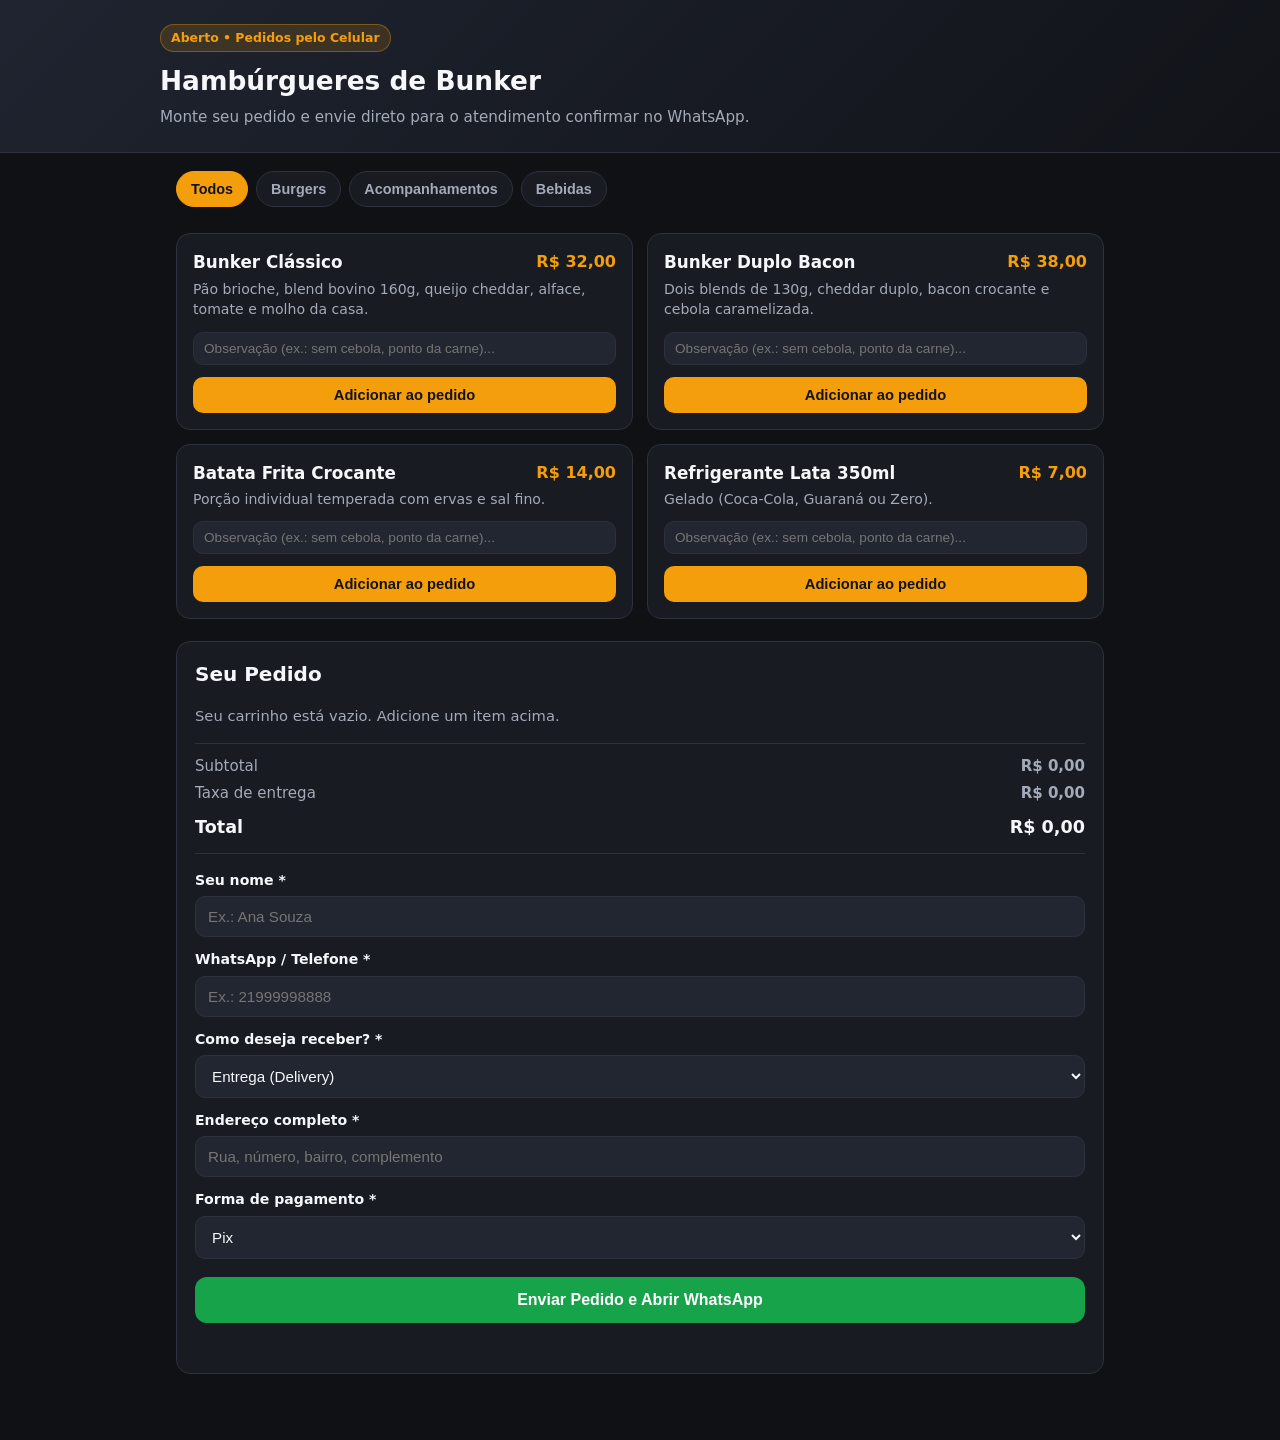
<file: index.html>
<!DOCTYPE html>
<html lang="pt-BR">
<head>
  <meta charset="UTF-8" />
  <meta name="viewport" content="width=device-width, initial-scale=1.0" />
  <title>Hambúrgueres de Bunker — Cardápio Digital</title>
  <link rel="stylesheet" href="cardapio.css" />
</head>
<body>
  <header class="topo">
    <div class="topo-conteudo">
      <span class="badge">Aberto • Pedidos pelo Celular</span>
      <h1>Hambúrgueres de Bunker</h1>
      <p>Monte seu pedido e envie direto para o atendimento confirmar no WhatsApp.</p>
    </div>
  </header>

  <main class="container">
    <nav class="categorias" aria-label="Categorias do cardápio">
      <button type="button" class="cat-btn ativo" data-categoria="todos">Todos</button>
      <button type="button" class="cat-btn" data-categoria="burgers">Burgers</button>
      <button type="button" class="cat-btn" data-categoria="acompanhamentos">Acompanhamentos</button>
      <button type="button" class="cat-btn" data-categoria="bebidas">Bebidas</button>
    </nav>

    <section id="lista-cardapio" class="grid-cardapio" aria-live="polite"></section>

    <section class="painel-pedido" aria-label="Seu pedido">
      <h2>Seu Pedido</h2>

      <div id="itens-carrinho" class="carrinho-lista">
        <p class="carrinho-vazio">Seu carrinho está vazio. Adicione um item acima.</p>
      </div>

      <div class="resumo-valores">
        <div class="linha-valor">
          <span>Subtotal</span>
          <strong id="valor-subtotal">R$ 0,00</strong>
        </div>
        <div class="linha-valor">
          <span>Taxa de entrega</span>
          <strong id="valor-entrega">R$ 0,00</strong>
        </div>
        <div class="linha-valor total">
          <span>Total</span>
          <strong id="valor-total">R$ 0,00</strong>
        </div>
      </div>

      <form id="form-pedido" class="form-pedido">
        <div class="campo">
          <label for="cliente-nome">Seu nome *</label>
          <input type="text" id="cliente-nome" name="cliente_nome" placeholder="Ex.: Ana Souza" required />
        </div>

        <div class="campo">
          <label for="cliente-telefone">WhatsApp / Telefone *</label>
          <input type="tel" id="cliente-telefone" name="cliente_telefone" placeholder="Ex.: 21999998888" required />
        </div>

        <div class="campo">
          <label for="tipo-entrega">Como deseja receber? *</label>
          <select id="tipo-entrega" name="tipo_entrega" required>
            <option value="entrega" selected>Entrega (Delivery)</option>
            <option value="retirada">Retirada no balcão</option>
          </select>
        </div>

        <div class="campo" id="grupo-endereco">
          <label for="endereco">Endereço completo *</label>
          <input type="text" id="endereco" name="endereco" placeholder="Rua, número, bairro, complemento" required />
        </div>

        <div class="campo">
          <label for="forma-pagamento">Forma de pagamento *</label>
          <select id="forma-pagamento" name="forma_pagamento" required>
            <option value="pix" selected>Pix</option>
            <option value="cartao">Cartão na entrega/retirada</option>
            <option value="dinheiro">Dinheiro</option>
          </select>
        </div>

        <div class="campo oculto" id="grupo-troco">
          <label for="troco-para">Precisa de troco para quanto?</label>
          <input type="number" id="troco-para" name="troco_para" step="0.01" min="0" placeholder="Ex.: 100.00" />
        </div>

        <button type="submit" id="btn-enviar" class="btn-enviar">
          Enviar Pedido e Abrir WhatsApp
        </button>

        <p id="feedback-status" class="feedback" role="status"></p>
      </form>
    </section>
  </main>

  <script src="cardapio.js"></script>
</body>
</html>
</file>
<file: cardapio.css>
:root {
  --bg: #0f1115;
  --surface: #181b22;
  --surface-2: #222630;
  --text: #f5f7fa;
  --muted: #a3aab8;
  --primary: #f59e0b;
  --primary-hover: #d97706;
  --whatsapp: #16a34a;
  --whatsapp-hover: #15803d;
  --border: #2c313d;
  --danger: #ef4444;
  --radius: 14px;
}

* {
  box-sizing: border-box;
  margin: 0;
  padding: 0;
}

body {
  font-family: system-ui, -apple-system, BlinkMacSystemFont, "Segoe UI", Roboto, sans-serif;
  background-color: var(--bg);
  color: var(--text);
  line-height: 1.45;
  padding-bottom: 48px;
}

.topo {
  background: linear-gradient(135deg, #1f2430 0%, #111318 100%);
  border-bottom: 1px solid var(--border);
  padding: 24px 16px;
}

.topo-conteudo {
  max-width: 960px;
  margin: 0 auto;
}

.badge {
  display: inline-block;
  background-color: rgba(245, 158, 11, 0.15);
  color: var(--primary);
  border: 1px solid rgba(245, 158, 11, 0.35);
  font-size: 0.78rem;
  font-weight: 600;
  padding: 4px 10px;
  border-radius: 999px;
  margin-bottom: 10px;
}

.topo h1 {
  font-size: 1.65rem;
  margin-bottom: 6px;
}

.topo p {
  color: var(--muted);
  font-size: 0.95rem;
}

.container {
  max-width: 960px;
  margin: 0 auto;
  padding: 18px 16px;
  display: flex;
  flex-direction: column;
  gap: 22px;
}

.categorias {
  display: flex;
  gap: 8px;
  overflow-x: auto;
  padding-bottom: 4px;
}

.cat-btn {
  background-color: var(--surface);
  color: var(--muted);
  border: 1px solid var(--border);
  padding: 9px 14px;
  border-radius: 999px;
  font-size: 0.9rem;
  font-weight: 600;
  cursor: pointer;
  white-space: nowrap;
}

.cat-btn.ativo {
  background-color: var(--primary);
  color: #111318;
  border-color: var(--primary);
}

.grid-cardapio {
  display: grid;
  grid-template-columns: 1fr;
  gap: 14px;
}

@media (min-width: 640px) {
  .grid-cardapio {
    grid-template-columns: repeat(2, 1fr);
  }
}

.item-card {
  background-color: var(--surface);
  border: 1px solid var(--border);
  border-radius: var(--radius);
  padding: 16px;
  display: flex;
  flex-direction: column;
  justify-content: space-between;
  gap: 12px;
}

.item-topo {
  display: flex;
  justify-content: space-between;
  align-items: flex-start;
  gap: 12px;
}

.item-nome {
  font-size: 1.05rem;
  font-weight: 700;
}

.item-preco {
  font-weight: 700;
  color: var(--primary);
  white-space: nowrap;
}

.item-desc {
  color: var(--muted);
  font-size: 0.88rem;
  margin-top: 4px;
}

.item-obs {
  width: 100%;
  background-color: var(--surface-2);
  color: var(--text);
  border: 1px solid var(--border);
  border-radius: 10px;
  padding: 8px 10px;
  font-size: 0.85rem;
}

.btn-add {
  width: 100%;
  background-color: var(--primary);
  color: #111318;
  border: none;
  border-radius: 10px;
  padding: 10px 14px;
  font-weight: 700;
  font-size: 0.92rem;
  cursor: pointer;
}

.btn-add:hover {
  background-color: var(--primary-hover);
}

.painel-pedido {
  background-color: var(--surface);
  border: 1px solid var(--border);
  border-radius: var(--radius);
  padding: 18px;
  display: flex;
  flex-direction: column;
  gap: 16px;
}

.painel-pedido h2 {
  font-size: 1.25rem;
}

.carrinho-lista {
  display: flex;
  flex-direction: column;
  gap: 10px;
}

.carrinho-vazio {
  color: var(--muted);
  font-size: 0.92rem;
}

.carrinho-item {
  background-color: var(--surface-2);
  border: 1px solid var(--border);
  border-radius: 10px;
  padding: 10px 12px;
  display: flex;
  justify-content: space-between;
  align-items: center;
  gap: 10px;
}

.carrinho-info strong {
  display: block;
  font-size: 0.95rem;
}

.carrinho-info small {
  color: var(--muted);
  font-size: 0.82rem;
  display: block;
}

.carrinho-acoes {
  display: flex;
  align-items: center;
  gap: 8px;
}

.btn-qtd {
  width: 28px;
  height: 28px;
  border-radius: 8px;
  border: 1px solid var(--border);
  background-color: var(--surface);
  color: var(--text);
  font-weight: 700;
  cursor: pointer;
}

.resumo-valores {
  border-top: 1px solid var(--border);
  border-bottom: 1px solid var(--border);
  padding: 12px 0;
  display: flex;
  flex-direction: column;
  gap: 6px;
}

.linha-valor {
  display: flex;
  justify-content: space-between;
  font-size: 0.94rem;
  color: var(--muted);
}

.linha-valor.total {
  color: var(--text);
  font-size: 1.1rem;
  font-weight: 700;
  margin-top: 4px;
}

.form-pedido {
  display: flex;
  flex-direction: column;
  gap: 12px;
}

.campo {
  display: flex;
  flex-direction: column;
  gap: 6px;
}

.campo label {
  font-size: 0.88rem;
  font-weight: 600;
}

.campo input,
.campo select {
  background-color: var(--surface-2);
  color: var(--text);
  border: 1px solid var(--border);
  border-radius: 10px;
  padding: 11px 12px;
  font-size: 0.95rem;
}

.campo input:focus,
.campo select:focus {
  outline: 2px solid var(--primary);
  outline-offset: 1px;
}

.oculto {
  display: none;
}

.btn-enviar {
  margin-top: 6px;
  background-color: var(--whatsapp);
  color: #ffffff;
  border: none;
  border-radius: 12px;
  padding: 14px 16px;
  font-size: 1rem;
  font-weight: 700;
  cursor: pointer;
}

.btn-enviar:hover {
  background-color: var(--whatsapp-hover);
}

.btn-enviar:disabled {
  opacity: 0.6;
  cursor: not-allowed;
}

.feedback {
  font-size: 0.9rem;
  min-height: 20px;
}

.feedback.erro {
  color: var(--danger);
}

.feedback.sucesso {
  color: #4ade80;
}
</file>
